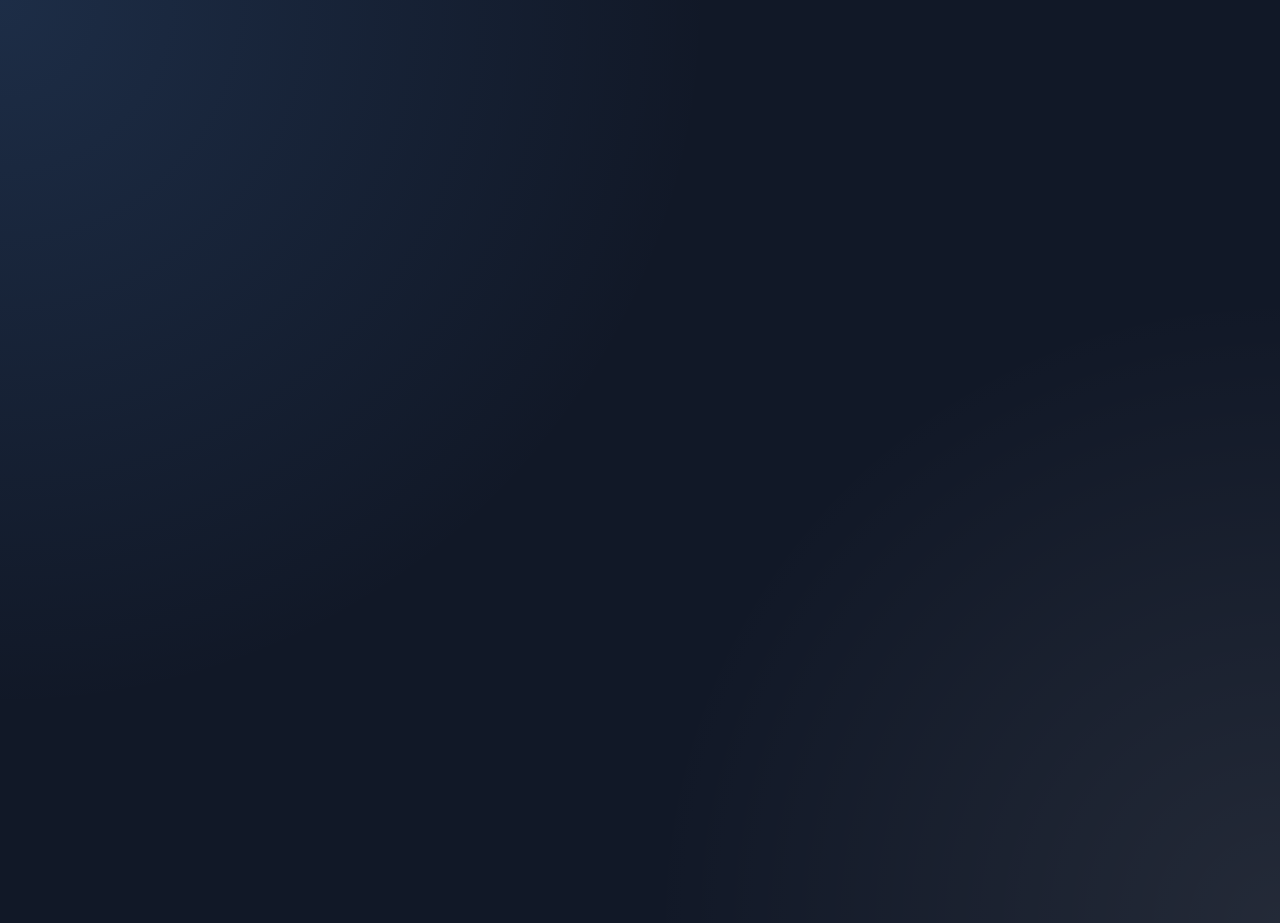
<file: src/main/resources/static/edit/index.html>
<!DOCTYPE html>
<html lang="en">
<head>
    <meta charset="UTF-8">
    <meta name="viewport" content="width=device-width, initial-scale=1.0">
    <title>Edit Member</title>
    <link rel="stylesheet" href="../menu/styles/style.css">
    <link rel="stylesheet" href="../menu/styles/detail.css">
    <link rel="stylesheet" href="./styles/edit.css">
</head>
<body class="edit-body">
    <main class="edit-page">
        <section class="member-detail member-form-container">
            <header class="member-detail__header">
                <h1 class="member-detail__name">Edit Member</h1>
                <div class="member-meta-row">
                    <span class="member-detail__id">ID: <span id="memberIdLabel">-</span></span>
                    <span class="member-status status-intern" id="memberStatusLabel">Loading</span>
                </div>
            </header>

            <form id="editMemberForm" class="member-form" novalidate>
                <div class="member-detail__grid">
                    <div class="form-group">
                        <label class="label" for="name">Full Name *</label>
                        <input type="text" id="name" name="name" class="form-input" placeholder="Enter name">
                    </div>

                    <div class="form-group">
                        <label class="label" for="studentID">Student ID</label>
                        <input type="text" id="studentID" name="studentID" class="form-input" placeholder="Enter ID" disabled>
                        <p class="input-hint">Student ID cannot be changed.</p>
                    </div>

                    <div class="form-group">
                        <label class="label">Position</label>
                        <input type="hidden" id="position" name="position" value="RegularMember">
                        <div class="custom-select" id="customPositionSelect">
                            <div class="select-selected">RegularMember</div>
                            <div class="select-items select-hide">
                                <div data-value="RegularMember">RegularMember</div>
                                <div data-value="SectionHead">SectionHead</div>
                                <div data-value="President">President</div>
                            </div>
                        </div>
                    </div>

                    <div class="form-group">
                        <label class="label" for="phoneNumber">Phone</label>
                        <input type="tel" id="phoneNumber" name="phoneNumber" class="form-input" placeholder="Phone number">
                    </div>

                    <div class="form-group">
                        <label class="label" for="email">Email</label>
                        <input type="email" id="email" name="email" class="form-input" placeholder="Email address">
                        <p class="input-error" id="emailError" aria-live="polite"></p>
                    </div>
                </div>

                <div class="form-section">
                    <label class="label" style="margin-bottom: 12px; display: block;">Membership Status</label>
                    <div class="status-toggle-group">
                        <label class="radio-label">
                            <input type="radio" name="isProbation" value="false">
                            <span class="radio-custom status-official">Official</span>
                        </label>
                        <label class="radio-label">
                            <input type="radio" name="isProbation" value="true">
                            <span class="radio-custom status-intern">Intern</span>
                        </label>
                    </div>
                </div>

                <div class="member-detail__scorebars form-scores">
                    <div class="score-item">
                        <div class="score-header">
                            <label class="score-label" for="interviewScore">Interview Score (0-15)</label>
                        </div>
                        <input type="text" id="interviewScore" name="interviewScore" class="form-input form-input--score" placeholder="0">
                    </div>

                    <div class="score-item">
                        <div class="score-header">
                            <label class="score-label" for="internshipScore">Internship Score (0-20)</label>
                        </div>
                        <input type="text" id="internshipScore" name="internshipScore" class="form-input form-input--score" placeholder="0">
                    </div>

                    <div class="score-item">
                        <div class="score-header">
                            <label class="score-label" for="salaryScore">Salary Score (0-5500)</label>
                        </div>
                        <input type="text" id="salaryScore" name="salaryScore" class="form-input form-input--score" placeholder="0">
                    </div>
                </div>

                <div class="form-actions">
                    <button type="button" class="btn-cancel" id="cancelBtn">Cancel</button>
                    <button type="submit" class="btn-submitNewMember" id="saveBtn">Save Changes</button>
                    <div id="editSubmissionResult"></div>
                </div>
            </form>
        </section>
    </main>

    <script type="module" src="./scripts/edit.js"></script>
</body>
</html>
</file>
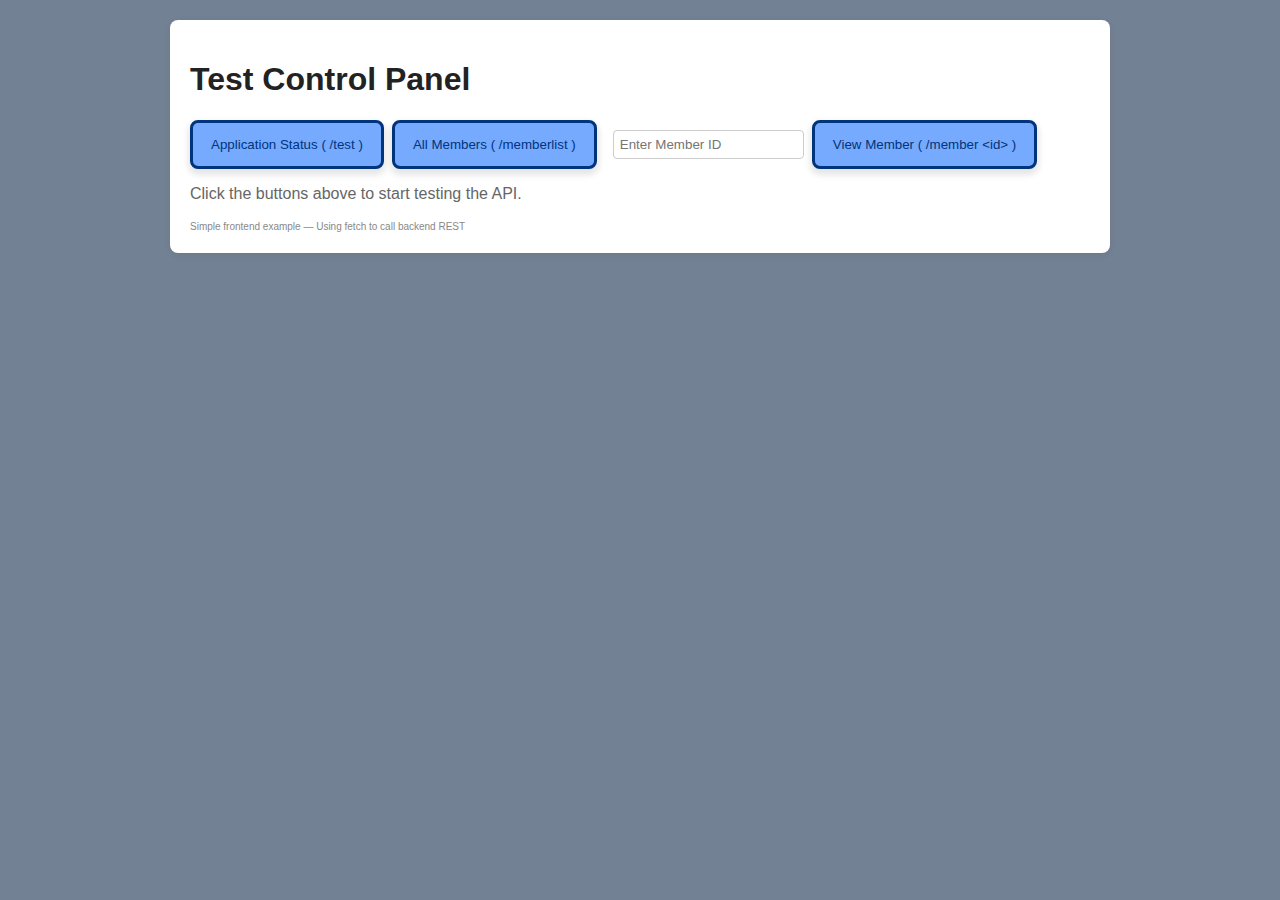
<file: src/main/resources/static/ui/index.html>
<!DOCTYPE html>
<html lang="en">
<head>
    <meta charset="UTF-8">
    <meta name="viewport" content="width=device-width,initial-scale=1" />
    <title>Title</title>
    <link rel="stylesheet" href="./styles/style.css" />
</head>
<body>
    <div class="container">
        <h1>Test Control Panel</h1>
        <nav class="nav">
            <button id="btn-status">Application Status ( /test )</button>
            <button id="btn-members">All Members ( /memberlist )</button>
            <label for="memberId"></label><input id="memberId" placeholder="Enter Member ID" />
            <button id="btn-member">View Member ( /member &lt;id&gt; )</button>
        </nav>

        <main id="main">
            <p class="hint">Click the buttons above to start testing the API.</p>
        </main>

        <footer>
            <small>Simple frontend example — Using fetch to call backend REST</small>
        </footer>
    </div>

    <script type="module" src="./scripts/main.js"></script>
</body>
</html>
</file>
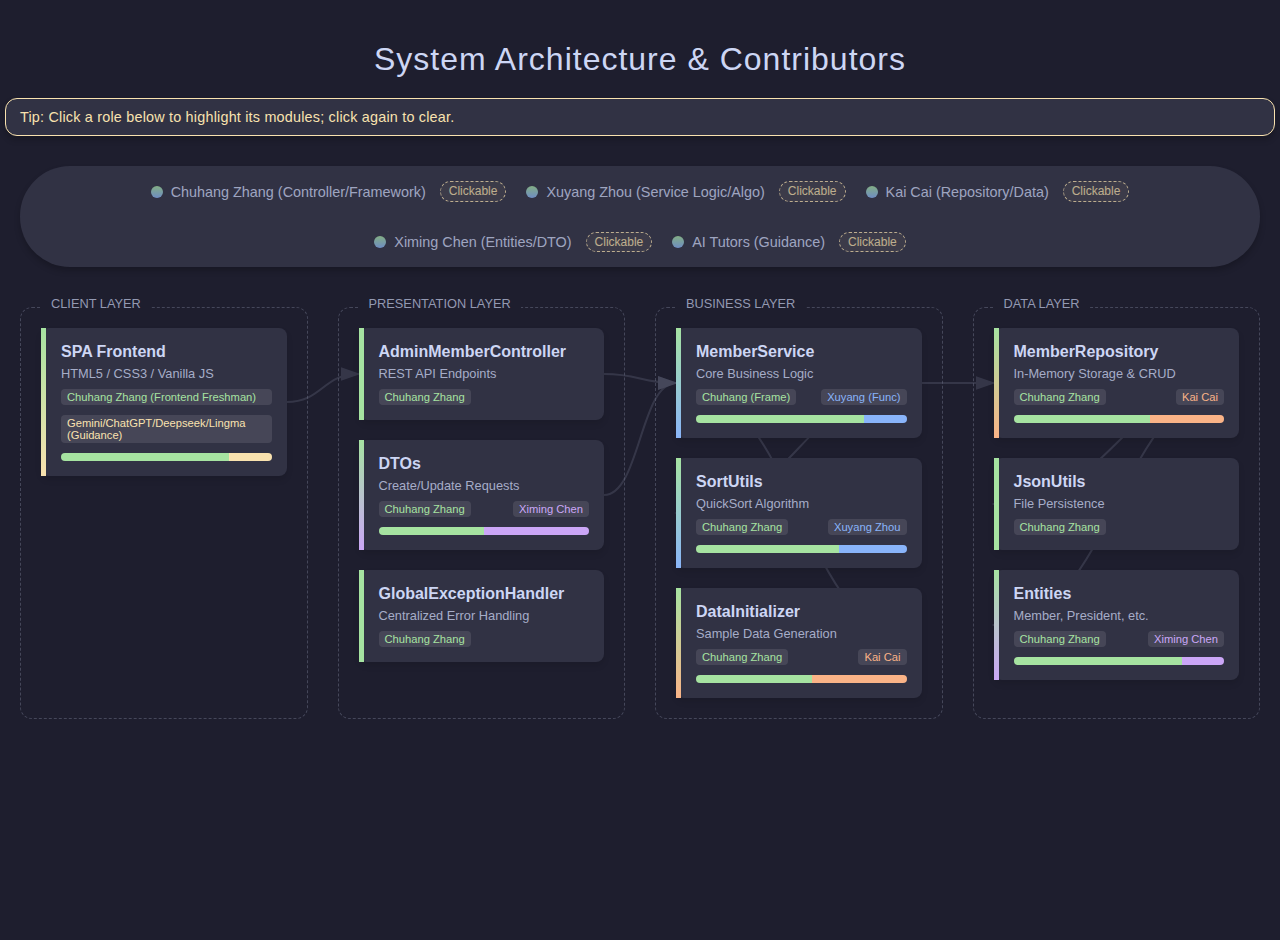
<file: Architecture & Contributors.html>
<!DOCTYPE html>
<html lang="en">
<head>
    <meta charset="UTF-8">
    <meta name="viewport" content="width=device-width, initial-scale=1.0">
    <title>System Architecture & Contribution Map</title>
    <style>
        :root {
            --bg-color: #1e1e2e;
            --text-color: #cdd6f4;
            --card-bg: #313244;
            --arrow-color: #6c7086;
            
            /* Author Colors */
            --color-chuhang: #a6e3a1; /* Green */
            --color-xuyang: #89b4fa;  /* Blue */
            --color-kaicai: #fab387;  /* Orange */
            --color-ximing: #cba6f7;  /* Purple */
            --color-ai: #f9e2af;      /* Yellow */
        }

        body {
            font-family: 'Segoe UI', Tahoma, Geneva, Verdana, sans-serif;
            background-color: var(--bg-color);
            color: var(--text-color);
            margin: 0;
            padding: 20px;
            display: flex;
            flex-direction: column;
            align-items: center;
            min-height: 100vh;
        }

        h1 {
            margin-bottom: 40px;
            font-weight: 300;
            letter-spacing: 1px;
        }

        .hint {
            margin: -20px 0 30px;
            max-width: 1400px;
            width: 100%;
            background: var(--card-bg);
            border: 1px solid var(--color-ai);
            color: var(--color-ai);
            padding: 10px 14px;
            border-radius: 12px;
            box-shadow: 0 4px 6px rgba(0,0,0,0.2);
            font-size: 0.9rem;
            letter-spacing: 0.2px;
        }

        .legend {
            display: flex;
            gap: 20px;
            margin-bottom: 40px;
            background: var(--card-bg);
            padding: 15px 30px;
            border-radius: 50px;
            box-shadow: 0 4px 6px rgba(0,0,0,0.2);
            flex-wrap: wrap;
            justify-content: center;
        }

        .legend-item {
            display: flex;
            align-items: center;
            gap: 8px;
            font-size: 0.9rem;
            cursor: pointer;
            opacity: 0.7;
            transition: opacity 0.3s;
        }

        .click-badge {
            margin-left: 6px;
            font-size: 0.75rem;
            padding: 2px 8px;
            border-radius: 999px;
            border: 1px dashed var(--color-ai);
            color: var(--color-ai);
            background: rgba(249,226,175,0.08);
            line-height: 1.2;
        }

        .legend-item:hover, .legend-item.active {
            opacity: 1;
            font-weight: bold;
        }

        .dot {
            width: 12px;
            height: 12px;
            border-radius: 50%;
        }

        .dot-mixed {
            background: linear-gradient(to bottom, var(--color-chuhang), var(--color-xuyang));
        }

        .container {
            display: grid;
            grid-template-columns: repeat(4, 1fr); /* Changed to 4 columns */
            gap: 30px;
            max-width: 1400px; /* Increased width */
            width: 100%;
            position: relative;
        }

        .layer {
            display: flex;
            flex-direction: column;
            gap: 20px;
            padding: 20px;
            border: 1px dashed #45475a;
            border-radius: 12px;
            position: relative;
        }

        .layer-title {
            position: absolute;
            top: -12px;
            left: 20px;
            background: var(--bg-color);
            padding: 0 10px;
            font-size: 0.8rem;
            color: #9399b2;
            text-transform: uppercase;
        }

        .node {
            background: var(--card-bg);
            padding: 15px;
            border-radius: 8px;
            border-left: 5px solid transparent;
            border-image: linear-gradient(to bottom, var(--color-chuhang), var(--accent-color, var(--color-chuhang))) 1 100%;
            box-shadow: 0 4px 6px rgba(0,0,0,0.1);
            transition: transform 0.3s, box-shadow 0.3s;
            position: relative;
            z-index: 2;
        }

        .node:hover {
            transform: translateY(-5px);
            box-shadow: 0 8px 12px rgba(0,0,0,0.3);
        }

        .node h3 {
            margin: 0 0 5px 0;
            font-size: 1rem;
        }

        .node p {
            margin: 0;
            font-size: 0.8rem;
            color: #a6adc8;
        }

        .author-tag {
            display: inline-block;
            font-size: 0.7rem;
            padding: 2px 6px;
            border-radius: 4px;
            margin-top: 8px;
            background: rgba(255,255,255,0.1);
        }

        .author-row {
            display: flex;
            gap: 5px;
            align-items: center;
            width: 100%;
            flex-wrap: nowrap;
        }

        .author-col {
            display: flex;
            flex-direction: column;
            gap: 2px;
        }

        .author-secondary {
            margin-left: auto;
        }

        .author-col .author-secondary {
            margin-left: 0;
            align-self: flex-end;
        }

        .contrib-bar {
            display: flex;
            width: 100%;
            height: 8px;
            border-radius: 999px;
            overflow: hidden;
            margin-top: 10px;
            background: rgba(255,255,255,0.06);
        }

        .contrib-bar .lead {
            flex: var(--lead-flex, 4);
            background: var(--color-chuhang);
        }

        .contrib-bar .support {
            flex: var(--support-flex, 1);
            background: var(--accent-color, var(--arrow-color));
        }

        /* Connections (SVG) */
        #connections {
            position: absolute;
            top: 0;
            left: 0;
            width: 100%;
            height: 100%;
            pointer-events: none;
            z-index: 1;
        }

        path {
            fill: none;
            stroke: var(--arrow-color);
            stroke-width: 2;
            opacity: 0.3;
            transition: stroke 0.3s, opacity 0.3s;
        }

        /* Specific Author Styles */
        .author-chuhang { --accent-color: var(--color-chuhang); }
        .author-chuhang .author-tag { color: var(--color-chuhang); }
        
        .author-xuyang { --accent-color: var(--color-xuyang); }
        .author-xuyang .author-tag { color: var(--color-xuyang); }

        .author-kaicai { --accent-color: var(--color-kaicai); }
        .author-kaicai .author-tag { color: var(--color-kaicai); }

        .author-ximing { --accent-color: var(--color-ximing); }
        .author-ximing .author-tag { color: var(--color-ximing); }

        /* Mixed Authors */
        .author-mixed { 
            --accent-color: var(--color-xuyang);
        }

        /* Frontend Special */
        .author-frontend {
            --accent-color: var(--color-ai);
        }

    </style>
</head>
<body>

    <h1>System Architecture & Contributors</h1>

    <div class="hint">Tip: Click a role below to highlight its modules; click again to clear.</div>

    <div class="legend" style="flex-wrap: wrap;">
        <div style="display: flex; gap: 20px; width: 100%; justify-content: center;">
            <div class="legend-item" data-author="chuhang" onclick="highlight('chuhang')">
                <div class="dot dot-mixed"></div> Chuhang Zhang (Controller/Framework)
                <span class="click-badge">Clickable</span>
            </div>
            <div class="legend-item" data-author="xuyang" onclick="highlight('xuyang')">
                <div class="dot dot-mixed"></div> Xuyang Zhou (Service Logic/Algo)
                <span class="click-badge">Clickable</span>
            </div>
            <div class="legend-item" data-author="kaicai" onclick="highlight('kaicai')">
                <div class="dot dot-mixed"></div> Kai Cai (Repository/Data)
                <span class="click-badge">Clickable</span>
            </div>
        </div>
        <div style="display: flex; gap: 20px; width: 100%; justify-content: center; margin-top: 10px;">
            <div class="legend-item" data-author="ximing" onclick="highlight('ximing')">
                <div class="dot dot-mixed"></div> Ximing Chen (Entities/DTO)
                <span class="click-badge">Clickable</span>
            </div>
            <div class="legend-item" data-author="ai" onclick="highlight('ai')">
                <div class="dot dot-mixed"></div> AI Tutors (Guidance)
                <span class="click-badge">Clickable</span>
            </div>
        </div>
    </div>

    <div class="container">
        <svg id="connections"></svg>

        <!-- Column 0: Client Layer -->
        <div class="layer">
            <div class="layer-title">Client Layer</div>
            
            <div class="node author-frontend" id="frontend">
                <h3>SPA Frontend</h3>
                <p>HTML5 / CSS3 / Vanilla JS</p>
                <div class="author-col">
                    <span class="author-tag" style="color: var(--color-chuhang)">Chuhang Zhang (Frontend Freshman)</span>
                    <span class="author-tag author-secondary" style="color: var(--color-ai)">Gemini/ChatGPT/Deepseek/Lingma (Guidance)</span>
                </div>
                <div class="contrib-bar" aria-label="Lead and support indicator">
                    <div class="lead"></div>
                    <div class="support"></div>
                </div>
            </div>
        </div>

        <!-- Column 1: API & DTO -->
        <div class="layer">
            <div class="layer-title">Presentation Layer</div>
            
            <div class="node author-chuhang" id="controller">
                <h3>AdminMemberController</h3>
                <p>REST API Endpoints</p>
                <span class="author-tag">Chuhang Zhang</span>
            </div>

            <div class="node author-ximing" id="dto">
                <h3>DTOs</h3>
                <p>Create/Update Requests</p>
                <div class="author-row">
                    <span class="author-tag" style="color: var(--color-chuhang)">Chuhang Zhang</span>
                    <span class="author-tag author-secondary" style="color: var(--color-ximing)">Ximing Chen</span>
                </div>
                <div class="contrib-bar" aria-label="Lead and support indicator" style="--lead-flex: 50; --support-flex: 50;">
                    <div class="lead"></div>
                    <div class="support"></div>
                </div>
            </div>
            
            <div class="node author-chuhang" id="exception">
                <h3>GlobalExceptionHandler</h3>
                <p>Centralized Error Handling</p>
                <span class="author-tag">Chuhang Zhang</span>
            </div>
        </div>

        <!-- Column 2: Service & Logic -->
        <div class="layer">
            <div class="layer-title">Business Layer</div>

            <div class="node author-mixed" id="service">
                <h3>MemberService</h3>
                <p>Core Business Logic</p>
                <div class="author-row">
                    <span class="author-tag" style="color: var(--color-chuhang)">Chuhang (Frame)</span>
                    <span class="author-tag author-secondary" style="color: var(--color-xuyang)">Xuyang (Func)</span>
                </div>
                <div class="contrib-bar" aria-label="Lead and support indicator">
                    <div class="lead"></div>
                    <div class="support"></div>
                </div>
            </div>

            <div class="node author-xuyang" id="sortutils">
                <h3>SortUtils</h3>
                <p>QuickSort Algorithm</p>
                <div class="author-row">
                    <span class="author-tag" style="color: var(--color-chuhang)">Chuhang Zhang</span>
                    <span class="author-tag author-secondary">Xuyang Zhou</span>
                </div>
                <div class="contrib-bar" aria-label="Lead and support indicator" style="--lead-flex: 68; --support-flex: 32;">
                    <div class="lead"></div>
                    <div class="support"></div>
                </div>
            </div>
            
            <div class="node author-kaicai" id="init">
                <h3>DataInitializer</h3>
                <p>Sample Data Generation</p>
                <div class="author-row">
                    <span class="author-tag" style="color: var(--color-chuhang)">Chuhang Zhang</span>
                    <span class="author-tag author-secondary">Kai Cai</span>
                </div>
                <div class="contrib-bar" aria-label="Lead and support indicator" style="--lead-flex: 55; --support-flex: 45;">
                    <div class="lead"></div>
                    <div class="support"></div>
                </div>
            </div>
        </div>

        <!-- Column 3: Data & Domain -->
        <div class="layer">
            <div class="layer-title">Data Layer</div>

            <div class="node author-kaicai" id="repository">
                <h3>MemberRepository</h3>
                <p>In-Memory Storage & CRUD</p>
                <div class="author-row">
                    <span class="author-tag" style="color: var(--color-chuhang)">Chuhang Zhang</span>
                    <span class="author-tag author-secondary">Kai Cai</span>
                </div>
                <div class="contrib-bar" aria-label="Lead and support indicator" style="--lead-flex: 65; --support-flex: 35;">
                    <div class="lead"></div>
                    <div class="support"></div>
                </div>
            </div>

            <div class="node author-chuhang" id="jsonutils">
                <h3>JsonUtils</h3>
                <p>File Persistence</p>
                <span class="author-tag">Chuhang Zhang</span>
            </div>

            <div class="node author-ximing" id="entity">
                <h3>Entities</h3>
                <p>Member, President, etc.</p>
                <div class="author-row">
                    <span class="author-tag" style="color: var(--color-chuhang)">Chuhang Zhang</span>
                    <span class="author-tag author-secondary">Ximing Chen</span>
                </div>
                <div class="contrib-bar" aria-label="Lead and support indicator">
                    <div class="lead"></div>
                    <div class="support"></div>
                </div>
            </div>
        </div>
    </div>

    <script>
        // Simple logic to draw lines between nodes
        function connect(startId, endId) {
            const start = document.getElementById(startId);
            const end = document.getElementById(endId);
            const svg = document.getElementById('connections');

            if (!start || !end) return;

            const startRect = start.getBoundingClientRect();
            const endRect = end.getBoundingClientRect();
            const containerRect = document.querySelector('.container').getBoundingClientRect();

            // Calculate relative coordinates
            const x1 = startRect.right - containerRect.left;
            const y1 = startRect.top + startRect.height / 2 - containerRect.top;
            const x2 = endRect.left - containerRect.left;
            const y2 = endRect.top + endRect.height / 2 - containerRect.top;

            const path = document.createElementNS('http://www.w3.org/2000/svg', 'path');
            
            // Bezier curve
            const controlX1 = x1 + (x2 - x1) / 2;
            const controlX2 = x2 - (x2 - x1) / 2;
            
            const d = `M ${x1} ${y1} C ${controlX1} ${y1}, ${controlX2} ${y2}, ${x2} ${y2}`;
            
            path.setAttribute('d', d);
            path.setAttribute('marker-end', 'url(#arrowhead)');
            svg.appendChild(path);
        }

        // Add arrow marker
        const svg = document.getElementById('connections');
        const defs = document.createElementNS('http://www.w3.org/2000/svg', 'defs');
        const marker = document.createElementNS('http://www.w3.org/2000/svg', 'marker');
        marker.setAttribute('id', 'arrowhead');
        marker.setAttribute('markerWidth', '10');
        marker.setAttribute('markerHeight', '7');
        marker.setAttribute('refX', '9');
        marker.setAttribute('refY', '3.5');
        marker.setAttribute('orient', 'auto');
        const polygon = document.createElementNS('http://www.w3.org/2000/svg', 'polygon');
        polygon.setAttribute('points', '0 0, 10 3.5, 0 7');
        polygon.setAttribute('fill', '#6c7086');
        marker.appendChild(polygon);
        defs.appendChild(marker);
        svg.appendChild(defs);

        // Draw connections
        window.addEventListener('load', () => {
            connect('frontend', 'controller');
            connect('controller', 'service');
            connect('service', 'repository');
            connect('service', 'sortutils');
            connect('repository', 'jsonutils');
            connect('repository', 'entity');
            connect('dto', 'service');
            connect('init', 'service');
            
            // Adjust SVG size
            const container = document.querySelector('.container');
            svg.setAttribute('width', container.offsetWidth);
            svg.setAttribute('height', container.offsetHeight);
        });

        // Highlight logic
        function highlight(author) {
            const nodes = document.querySelectorAll('.node');
            const items = document.querySelectorAll('.legend-item');
            
            // Toggle active state
            items.forEach(item => {
                if(item.dataset.author === author) {
                    item.classList.toggle('active');
                } else {
                    item.classList.remove('active');
                }
            });

            const isActive = document.querySelector(`.legend-item[data-author="${author}"].active`);

            nodes.forEach(node => {
                if (!isActive) {
                    node.style.opacity = '1';
                    node.style.transform = 'scale(1)';
                    return;
                }

                // Logic for mixed nodes
                let match = false;

                // Since Chuhang Zhang is listed on every node, selecting him highlights all.
                if (author === 'chuhang') match = true;
                if (node.classList.contains(`author-${author}`)) match = true;
                
                // Handle mixed ownership
                if (author === 'chuhang' && (node.classList.contains('author-mixed') || node.classList.contains('author-frontend'))) match = true;
                if (author === 'xuyang' && node.classList.contains('author-mixed')) match = true;
                if (author === 'ai' && node.classList.contains('author-frontend')) match = true;

                if (match) {
                    node.style.opacity = '1';
                    node.style.transform = 'scale(1.05)';
                    node.style.zIndex = '10';
                } else {
                    node.style.opacity = '0.3';
                    node.style.transform = 'scale(0.95)';
                    node.style.zIndex = '1';
                }
            });
        }
    </script>
</body>
</html>
</file>
<file: src/main/resources/static/menu/styles/style.css>
*{ box-sizing: border-box; }
html, body { height: 100%; }
body{
    background-color: #3b424c;
    margin:0;
    overflow:hidden; /* 禁止页面本身滚动，确保只滚侧栏 */
}
.page {
    display:flex;
    height: 100vh; /* 固定为视口高度 */
    background: #21252b;
}
.sidebar{
    width:25%;
    height:100%;        /* 侧栏占满一屏高度 */
    flex-shrink:0;      /* 防止侧栏被压缩 */
    padding: 12px;/* 内边距 */
    display: flex;      /* 1. 启用 Flex 布局 */
    flex-direction: column; /* 2. 垂直排列子元素 */
    overflow: hidden;   /* 3. 禁止侧栏整体滚动 */
}
.content{
    width:75%;
    height:100%;
    padding: 16px;/* 内边距 */
    overflow-y: auto; /* 允许垂直滚动 */
    scroll-behavior: smooth;
    
    /* Firefox 滚动条样式 */
    scrollbar-width: thin;
    scrollbar-color: rgba(255, 255, 255, 0.2) transparent;
}

/* WebKit 滚动条样式 - 复用侧栏的细滚动条风格 */
.content::-webkit-scrollbar {
    width: 6px;
}
.content::-webkit-scrollbar-track {
    background: transparent;
}
.content::-webkit-scrollbar-thumb {
    background-color: rgba(255, 255, 255, 0.2);
    border-radius: 3px;
}
.content::-webkit-scrollbar-thumb:hover {
    background-color: rgba(255, 255, 255, 0.4);
}



.sidebar__header{
    flex: 0 0 auto;
    display:flex;
    flex-direction: column;
    align-items: center;
    gap: 20px;
    margin-bottom: 16px;
}

.sidebar__logo-title{
    display: flex;
    flex-direction: row;
    align-items: center;
    gap: 12px;
    justify-content: center;
}
.sidebar__home-link {
    display: flex;
    align-items: center;
    justify-content: center;
    color: #a0a0a0;
    transition: all 0.3s ease;
    padding: 4px;
    border-radius: 50%;
}
.sidebar__home-link:hover {
    color: #ffffff;
    background-color: rgba(255, 255, 255, 0.1);
    transform: scale(1.1);
}

.sidebar__title{
    font-size: 24px;
    margin: 0;
    color: #d4d4d4;
}

.sidebar__add-btn{
    width: 100%;
    padding: 8px 16px;
    font-size: 16px;
    color: #3f3f3f;
    background-color: #bad1eb;
    border: none;
    border-radius: 4px;
    cursor: pointer;
    
    opacity: 0;
    animation: buttonSlideIn 0.5s ease forwards;
}


.content__card{
    font-size: 24px;
    margin-bottom: 12px;
    color: #d4d4d4;
}



.member-list{
    list-style: none;
    padding: 0 12px 0 0; /* 右侧留出空间：1.让按钮变短 2.给悬停位移留余地 */
    margin: 0;
    display: grid; 
    grid-template-columns: 1fr; /* 单列布局 */
    align-content: start; /* 关键修复：强制从顶部开始堆叠，防止垂直分散 */
    gap: 8px;
    
    flex: 1;            
    overflow-y: auto;   
    overflow-x: hidden; /* 6. 彻底禁止横向滚动条 */
    overscroll-behavior: contain;
    scroll-behavior: smooth;

    /* Firefox 滚动条样式 */
    scrollbar-width: thin;
    scrollbar-color: rgba(255, 255, 255, 0.2) transparent;
}

/* WebKit (Chrome, Edge, Safari) 滚动条样式 */
.member-list::-webkit-scrollbar {
    width: 6px; /* 宽度变细 */
}
.member-list::-webkit-scrollbar-track {
    background: transparent; /* 轨道背景透明 */
}
.member-list::-webkit-scrollbar-thumb {
    background-color: rgba(255, 255, 255, 0.2); /* 滑块颜色 */
    border-radius: 3px; /* 滑块圆角 */
}
.member-list::-webkit-scrollbar-thumb:hover {
    background-color: rgba(255, 255, 255, 0.4); /* 悬停时滑块颜色 */
}


.member-item {
    opacity: 0;
    animation: buttonSlideIn 0.8s ease 0.1s forwards;
}

.member-item button{
    width: 100%;
    padding: 8px 12px;
    font-size: 18px;
    color: #ffffff;
    background: linear-gradient(to left,
            #4a90e2 0%,        
            #5093df 40%,       
            #629fe4 70%,
            #67a0e1 85%,
            #72a7e4 100%
        );/*如何实现从右下到左上的渐变*/

    border: none;
    border-radius: 6px;
    cursor: pointer;
    text-align: left;
    margin-bottom:4px;
    
    transition: transform 0.2s ease,
                filter 0.2s ease;
}
.member-item button:hover{
    filter: brightness(0.8); 
    transform: translateX(4px);
}
@keyframes buttonSlideIn {
    0% {
        opacity: 0;
        transform: translateX(-100px) scaleX(1);
    }
    
    35% {
        opacity: 1;
        transform: translateX(+10px);
    }
    80% {
        transform: translateX(-3px);
    }
    100% {
        opacity: 1;
        transform: translateX(0) scaleX(1);
    }
}
</file>
<file: src/main/resources/static/menu/styles/detail.css>
/* 右侧详情页容器 */
.member-detail {
    opacity: 0;
    animation: fadeIn 0.4s ease forwards; /* 淡入动画 */
    color: #e0e0e0;
    max-width: 800px;
    margin: 0 auto; /* 居中显示 */
}

/* 头部：名字和ID */
.member-detail__header {
    border-bottom: 1px solid #4b5563; /* 底部下划线 */
    padding-bottom: 20px;
    margin-bottom: 24px;
}

.member-detail__name {
    font-size: 36px;
    margin: 0 0 8px 0;
    color: #ffffff;
    font-weight: 700;
}

.member-detail__title-row {
    display: flex;
    align-items: center;
    justify-content: flex-start;
    gap: 12px;
}



/* 编辑按钮 */
.member-detail__edit {
    display: inline-flex;
    align-items: center;
    justify-content: center;
    border: 1px solid rgba(96, 165, 250, 0.35);
    background: rgba(96, 165, 250, 0.12);
    color: #bfdbfe;
    border-radius: 8px;
    padding: 6px 12px;
    font-size: 14px;
    font-weight: 600;
    letter-spacing: 0.5px;
    cursor: pointer;
    transition: transform 0.15s ease, filter 0.15s ease, background 0.15s ease;
}

.member-detail__edit:hover {
    filter: brightness(1.1);
    transform: translateY(-1px);
    background: rgba(96, 165, 250, 0.2);
}

.member-detail__edit span {
    pointer-events: none;
}


/* 晋升/降级按钮（艺术样式） */
/* 晋升：红色系 */
.member-detail__promote .promote-btn {
    display: inline-flex;
    align-items: center;
    justify-content: center;
    border: 1px solid rgba(239, 68, 68, 0.45);
    background: linear-gradient(135deg, rgba(239, 68, 68, 0.14), rgba(239, 68, 68, 0.06));
    color: rgba(254, 202, 202, 0.95);
    border-radius: 999px;
    padding: 6px 12px;
    font-size: 14px;
    font-weight: 700;
    letter-spacing: 0.6px;
    cursor: pointer;
    transition: transform 0.15s ease, filter 0.15s ease, box-shadow 0.15s ease, background 0.15s ease;
    box-shadow:
        0 0 0 1px rgba(239, 68, 68, 0.12),
        0 8px 18px rgba(239, 68, 68, 0.10);
}

.member-detail__promote .promote-btn:hover {
    filter: brightness(1.08);
    transform: translateY(-1px);
    background: linear-gradient(135deg, rgba(239, 68, 68, 0.20), rgba(239, 68, 68, 0.08));
    box-shadow:
        0 0 0 1px rgba(239, 68, 68, 0.18),
        0 0 22px rgba(239, 68, 68, 0.16),
        0 12px 28px rgba(0, 0, 0, 0.30);
}

.member-detail__promote .promote-btn:active {
    transform: translateY(0);
}

.member-detail__promote .promote-btn span {
    pointer-events: none;
}

/* 降级：绿色系 */
.member-detail__demote .demote-btn {
    display: inline-flex;
    align-items: center;
    justify-content: center;
    border: 1px solid rgba(52, 211, 153, 0.45);
    background: linear-gradient(135deg, rgba(52, 211, 153, 0.14), rgba(16, 185, 129, 0.06));
    color: rgba(167, 243, 208, 0.95);
    border-radius: 999px;
    padding: 6px 12px;
    font-size: 14px;
    font-weight: 700;
    letter-spacing: 0.6px;
    cursor: pointer;
    transition: transform 0.15s ease, filter 0.15s ease, box-shadow 0.15s ease, background 0.15s ease;
    box-shadow:
        0 0 0 1px rgba(52, 211, 153, 0.12),
        0 8px 18px rgba(16, 185, 129, 0.10);
}

.member-detail__demote .demote-btn:hover {
    filter: brightness(1.08);
    transform: translateY(-1px);
    background: linear-gradient(135deg, rgba(52, 211, 153, 0.20), rgba(16, 185, 129, 0.08));
    box-shadow:
        0 0 0 1px rgba(52, 211, 153, 0.18),
        0 0 22px rgba(16, 185, 129, 0.16),
        0 12px 28px rgba(0, 0, 0, 0.30);
}

.member-detail__demote .demote-btn:active {
    transform: translateY(0);
}

.member-detail__demote .demote-btn span {
    pointer-events: none;
}


/* 晋升/降级：向下弹出确认框（类似 delete popover） */
.member-detail__promote,
.member-detail__demote {
    position: relative;
    flex: 0 0 auto;
}

.promote-popover,
.demote-popover {
    position: absolute;
    left: 50%;
    top: calc(100% + 10px);
    transform: translateX(-50%);
    min-width: 240px;
    padding: 12px;
    border-radius: 12px;
    background: rgba(17, 24, 39, 0.95);
    box-shadow:
        0 0 0 1px rgba(255, 255, 255, 0.08),
        0 10px 30px rgba(0, 0, 0, 0.35);
    z-index: 12;
}

/* 向下弹出：出现动画 */
.promote-popover:not([hidden]),
.demote-popover:not([hidden]) {
    animation: actionPopoverDownIn 180ms ease-out;
}

@keyframes actionPopoverDownIn {
    from {
        opacity: 0;
        transform: translateX(-50%) translateY(-6px);
    }
    to {
        opacity: 1;
        transform: translateX(-50%) translateY(0);
    }
}

/* 箭头：指向按钮（向上指） */
.promote-popover::before,
.demote-popover::before {
    content: '';
    position: absolute;
    top: -6px;
    left: 50%;
    width: 10px;
    height: 10px;
    transform: translateX(-50%) rotate(45deg);
    background: rgba(17, 24, 39, 0.95);
}

.promote-popover__title,
.demote-popover__title {
    font-size: 14px;
    font-weight: 800;
    color: #f3f4f6;
    margin-bottom: 6px;
}

.promote-popover__hint,
.demote-popover__hint {
    font-size: 12px;
    color: #9ca3af;
    margin-bottom: 10px;
}

.promote-popover__actions,
.demote-popover__actions {
    display: flex;
    gap: 8px;
    justify-content: flex-end;
}

/* 红色系：晋升 */
.member-detail__promote .promote-popover {
    border: 1px solid rgba(239, 68, 68, 0.45);
    box-shadow:
        0 0 0 1px rgba(239, 68, 68, 0.15),
        0 0 18px rgba(239, 68, 68, 0.16),
        0 10px 30px rgba(0, 0, 0, 0.35);
}

.member-detail__promote .promote-popover::before {
    border-left: 1px solid rgba(239, 68, 68, 0.35);
    border-top: 1px solid rgba(239, 68, 68, 0.35);
}

.popover-btn--promote {
    background: rgba(239, 68, 68, 0.88);
    color: #111827;
}

/* 绿色系：降级 */
.member-detail__demote .demote-popover {
    border: 1px solid rgba(16, 185, 129, 0.45);
    box-shadow:
        0 0 0 1px rgba(16, 185, 129, 0.15),
        0 0 18px rgba(16, 185, 129, 0.16),
        0 10px 30px rgba(0, 0, 0, 0.35);
}

.member-detail__demote .demote-popover::before {
    border-left: 1px solid rgba(16, 185, 129, 0.35);
    border-top: 1px solid rgba(16, 185, 129, 0.35);
}

.popover-btn--demote {
    background: rgba(16, 185, 129, 0.85);
    color: #111827;
}

/* 通用弹窗按钮样式 (Promote/Demote/Delete) */
.popover-btn {
    border: 0;
    border-radius: 8px;
    padding: 8px 10px;
    font-size: 12px;
    font-weight: 700;
    cursor: pointer;
    transition: filter 0.15s ease, transform 0.15s ease;
}

.popover-btn:hover {
    filter: brightness(1.05);
    transform: translateY(-1px);
}

.popover-btn--cancel {
    background: rgba(255, 255, 255, 0.08);
    color: #e5e7eb;
}



/* 删除按钮和确认弹出框 */
.member-detail__delete {
    position: relative;
    flex: 0 0 auto;
}

.member-detail__delete .delete-btn {
    display: inline-flex;
    align-items: center;
    justify-content: center;
    background: transparent;
    border: 1px solid rgba(239, 68, 68, 0.35);
    border-radius: 8px;
    padding: 6px;
    cursor: pointer;
    transition: transform 0.15s ease, filter 0.15s ease, background 0.15s ease;
}

.member-detail__delete .delete-btn:hover {
    filter: brightness(1.05);
    transform: translateY(-1px);
    background: rgba(239, 68, 68, 0.08);
}

.member-detail__delete .delete-popover {
    position: absolute;
    left: calc(100% + 10px);
    top: 50%;
    transform: translateY(-50%);
    min-width: 220px;
    padding: 12px;
    border-radius: 10px;
    background: rgba(17, 24, 39, 0.95);
    border: 1px solid rgba(239, 68, 68, 0.45);
    box-shadow:
        0 0 0 1px rgba(239, 68, 68, 0.15),
        0 0 18px rgba(239, 68, 68, 0.18),
        0 10px 30px rgba(0, 0, 0, 0.35);
    z-index: 10;
}

/* 弹出确认框：出现时的淡入/浮现动画 */
.member-detail__delete .delete-popover:not([hidden]) {
    animation: deletePopoverIn 180ms ease-out;
}

@keyframes deletePopoverIn {
    from {
        opacity: 0;
        transform: translateY(-50%) translateX(-6px);
    }
    to {
        opacity: 1;
        transform: translateY(-50%) translateX(0);
    }
}

.member-detail__delete .delete-popover::before {
    content: '';
    position: absolute;
    left: -6px;
    top: 50%;
    width: 10px;
    height: 10px;
    transform: translateY(-50%) rotate(45deg);
    background: rgba(17, 24, 39, 0.95);
    border-left: 1px solid rgba(239, 68, 68, 0.35);
    border-bottom: 1px solid rgba(239, 68, 68, 0.35);
}

.member-detail__delete .delete-popover__title {
    font-size: 14px;
    font-weight: 700;
    color: #f3f4f6;
    margin-bottom: 6px;
}

.member-detail__delete .delete-popover__hint {
    font-size: 12px;
    color: #9ca3af;
    margin-bottom: 10px;
}

.member-detail__delete .delete-popover__actions {
    display: flex;
    gap: 8px;
    justify-content: flex-end;
}

.member-detail__delete .popover-btn--danger {
    background: rgba(239, 68, 68, 0.85);
    color: #111827;
}

.member-detail__id {
    font-size: 14px;
    color: #9ca3af;
    background: rgba(255, 255, 255, 0.1);
    padding: 4px 8px;
    border-radius: 4px;
}
.member-detail__studentid {
    font-size: 14px;
    color: #9ca3af;
    background: rgba(255, 255, 255, 0.1);
    padding: 4px 8px;
    border-radius: 4px;
    margin-left: 12px;
}

/* 信息网格：展示角色、部门等 */
.member-detail__grid {
    display: grid;
    /* 响应式布局：
       1. repeat(auto-fit, ...): 自动填充列数
       2. minmax(250px, 1fr): 每列最小宽度 250px，最大平分剩余空间
       效果：屏幕宽时并排（2列或更多），屏幕窄（<500px）时自动变为单列竖向排列
    */
    grid-template-columns: repeat(auto-fit, minmax(300px, 1fr));
    gap: 20px;
    margin-bottom: 32px;
}

.member-detail__grid .item {
    background: rgba(255, 255, 255, 0.03);
    padding: 16px;
    border-radius: 8px;
    border: 1px solid rgba(255, 255, 255, 0.05);
}

.member-detail .label {
    font-size: 12px;
    color: #9ca3af;
    margin-bottom: 6px;
    text-transform: uppercase; /* 全大写标签 */
}

.member-detail__grid .value {
    font-size: 16px;
    color: #f3f4f6;
    font-weight: 500;
}

/* 简介区域 */
.member-detail__bio-section {
    background: rgba(0, 0, 0, 0.2);
    padding: 24px;
    border-radius: 12px;
}

.member-detail__bio-title {
    font-size: 18px;
    margin: 0 0 12px 0;
    color: #d1d5db;
}

.member-detail__bio {
    line-height: 1.6;
    color: #9ca3af;
}

/* 简单的淡入动画 */
@keyframes fadeIn {
    from { opacity: 0; transform: translateY(10px); }
    to { opacity: 1; transform: translateY(0); }
}





/* --- 状态标签艺术样式 --- */
.member-meta-row {
    display: flex;
    align-items: center;
    gap: 12px; /* 元素之间的间距 */
    margin-top: 8px;
}

.member-status {
    font-size: 12px;
    padding: 4px 12px;
    border-radius: 12px; /* 胶囊圆角 */
    font-weight: 600;
    letter-spacing: 0.5px;
    text-transform: uppercase;
    display: inline-flex;
    align-items: center;
    justify-content: center;
    box-shadow: 0 2px 8px rgba(0, 0, 0, 0.2); /* 悬浮感阴影 */
    transition: all 0.3s ease;
    border: 1px solid rgba(255, 255, 255, 0.1);
}

/* 实习生：艺术绿 (薄荷/青瓷色调) */
.status-intern {
    background: linear-gradient(135deg, rgba(52, 211, 153, 0.15), rgba(16, 185, 129, 0.25));
    color: #6ee7b7; /* 亮薄荷绿文字 */
    border-color: rgba(52, 211, 153, 0.3);
    text-shadow: 0 0 8px rgba(52, 211, 153, 0.4); /* 微微发光 */
}

/* 正式成员：艺术黄 (琥珀/香槟色调) */
.status-official {
    background: linear-gradient(135deg, rgba(251, 191, 36, 0.15), rgba(245, 158, 11, 0.25));
    color: #fcd34d; /* 亮琥珀黄文字 */
    border-color: rgba(251, 191, 36, 0.3);
    text-shadow: 0 0 8px rgba(251, 191, 36, 0.4);
}

/* 鼠标悬停时的微交互 */
.member-status:hover {
    transform: translateY(-1px);
    filter: brightness(1.1);
}




/* ---Score Bar --- */
.member-detail__scorebars {
    margin-top: 32px;
    display: flex;
    flex-direction: column;
    gap: 16px; /* 每个评分条之间的间距 */
}

.member-detail__scorebars .score-item {
    display: flex;
    flex-direction: column;
    gap: 8px;
}

.member-detail__scorebars .score-header {
    display: flex;
    justify-content: space-between;
    align-items: flex-end;
    font-size: 14px;
}

.member-detail__scorebars .score-label {
    color: #9ca3af;
    text-transform: uppercase;
    font-size: 12px;
    letter-spacing: 0.5px;
}

.member-detail__scorebars .score-value {
    color: #f3f4f6;
    font-family: 'Courier New', monospace; /* 使用等宽字体，便于对齐 */
    font-weight: 600;
}

/* 评分条轨道背景 */
.member-detail__scorebars .score-track {
    height: 8px;
    background: rgba(255, 255, 255, 0.08);
    border-radius: 4px;
    overflow: hidden; /* 确保内部元素不溢出圆角 */
}

/* 评分条填充 */
.member-detail__scorebars .score-fill {
    height: 100%;
    border-radius: 4px;
    width: 0; /* 默认宽度为0，由JS控制 */
    transition: width 1s cubic-bezier(0.4, 0, 0.2, 1); /* 平滑的宽度动画效果 */
}

/* 评分条填充颜色：面试评分 */
.member-detail__scorebars .fill-interview {
    background: linear-gradient(90deg, #3b82f6, #60a5fa); /* 蓝色渐变 */
    box-shadow: 0 0 10px rgba(59, 130, 246, 0.4); /* 发光效果 */
}

.member-detail__scorebars .fill-internship {
    background: linear-gradient(90deg, #e1b935, #fcd34d); /* 绿色渐变 */
    box-shadow: 0 0 10px rgba(226, 203, 28, 0.4);
}
.member-detail__scorebars .fill-salary {
    background: linear-gradient(90deg, #68c834, #89ff68); /* 黄色渐变 */
    box-shadow: 0 0 10px rgba(115, 238, 33, 0.4);
}





/* --- 表单样式 (Form Styles) --- */
.form-group {
    display: flex;
    flex-direction: column;
}

.form-input {
    background: rgba(255, 255, 255, 0.05);
    border: 1px solid rgba(255, 255, 255, 0.1);
    border-radius: 6px;
    padding: 10px 12px;
    color: #f3f4f6;
    font-size: 16px;
    transition: all 0.3s ease;
    outline: none;
}

.form-input:focus {
    background: rgba(255, 255, 255, 0.08);
    border-color: #4a90e2;
    box-shadow: 0 0 0 3px rgba(74, 144, 226, 0.2);
}

.form-input--score {
    font-family: 'Courier New', monospace;
    font-weight: 600;
}

/* 状态切换按钮样式 */
.status-toggle-group {
    display: flex;
    gap: 16px;
}

.radio-label {
    cursor: pointer;
    position: relative;
}

.radio-label input {
    position: absolute;
    opacity: 0;
    cursor: pointer;
}

.radio-custom {
    display: inline-block;
    padding: 8px 16px;
    border-radius: 20px;
    border: 2px solid transparent;
    opacity: 0.5;
    transition: all 0.3s ease;
    filter: grayscale(0.8);
}

.radio-label input:checked ~ .radio-custom {
    opacity: 1;
    filter: grayscale(0);
    transform: scale(1.05);
    box-shadow: 0 4px 12px rgba(0,0,0,0.3);
}

/* 按钮操作区域 */
.form-actions {
    margin-top: 40px;
    display: flex;
    justify-content: flex-end;
    gap: 16px;
    border-top: 1px solid rgba(255, 255, 255, 0.1);
    padding-top: 20px;
}



/* 提交和取消按钮 */
.btn-submitNewMember, .btn-cancel {
    padding: 10px 24px;
    border-radius: 6px;
    font-size: 16px;
    font-weight: 600;
    cursor: pointer;
    transition: all 0.3s ease;
    border: none;
}

.btn-submitNewMember {
    background: linear-gradient(135deg, #4a90e2, #3b82f6);
    color: white;
    box-shadow: 0 4px 6px rgba(59, 130, 246, 0.3);
}

.btn-submitNewMember:hover {
    transform: translateY(-2px);
    box-shadow: 0 6px 12px rgba(59, 130, 246, 0.4);
}

.btn-cancel {
    background: transparent;
    color: #9ca3af;
    border: 1px solid rgba(255, 255, 255, 0.1);
}

.btn-cancel:hover {
    background: rgba(255, 255, 255, 0.05);
    color: #e5e7eb;
}



/* ----- 自定义下拉菜单 (Custom Select) ----- */
.custom-select {
    position: relative;
    width: 100%;
    font-size: 16px;
    color: #f3f4f6;
}

.select-selected {
    background: rgba(255, 255, 255, 0.05);
    border: 1px solid rgba(255, 255, 255, 0.1);
    border-radius: 6px;
    padding: 10px 12px;
    cursor: pointer;
    user-select: none;
    transition: all 0.3s ease;
    position: relative; /* 为箭头定位 */
}

/* 箭头图标 */
.select-selected::after {
    content: '';
    position: absolute;
    right: 12px;
    top: 50%;
    width: 16px;
    height: 16px;
    background-image: url("data:image/svg+xml;charset=UTF-8,%3csvg xmlns='http://www.w3.org/2000/svg' viewBox='0 0 24 24' fill='none' stroke='%239ca3af' stroke-width='2' stroke-linecap='round' stroke-linejoin='round'%3e%3cpolyline points='6 9 12 15 18 9'%3e%3c/polyline%3e%3c/svg%3e");
    background-repeat: no-repeat;
    background-position: center;
    transition: transform 0.4s cubic-bezier(0.4, 0, 0.2, 1);
    transform: translateY(-50%) rotate(180deg); /* 默认向上 */
}

/* 激活状态：箭头向下 */
.select-selected.select-arrow-active::after {
    transform: translateY(-50%) rotate(0deg);
    filter: brightness(1.5);
}

.select-selected.select-arrow-active {
    background: rgba(255, 255, 255, 0.08);
    border-color: #4a90e2;
    box-shadow: 0 0 0 3px rgba(74, 144, 226, 0.2);
    border-bottom-left-radius: 0; /* 连接下方列表 */
    border-bottom-right-radius: 0;
}

/* 下拉选项列表 */
.select-items {
    position: absolute;
    background-color: #2b303b; /* 深色背景 */
    border: 1px solid #4a90e2;
    border-top: none;
    border-bottom-left-radius: 6px;
    border-bottom-right-radius: 6px;
    z-index: 99;
    top: 100%;
    left: 0;
    right: 0;
    box-shadow: 0 4px 12px rgba(0,0,0,0.3);
    overflow: hidden;
    
    /* 动画 */
    opacity: 1;
    transform: translateY(0);
    transition: all 0.2s ease;
}

/* 隐藏状态 */
.select-hide {
    display: none;
}

.select-items div {
    padding: 10px 12px;
    cursor: pointer;
    border-bottom: 1px solid rgba(255, 255, 255, 0.05);
}

.select-items div:last-child {
    border-bottom: none;
}

.select-items div:hover {
    background-color: rgba(74, 144, 226, 0.1);
    color: #ffffff;
}




/* --- 验证模态框 (Validation Modal) --- */
.modal-overlay {
    position: fixed;
    top: 0;
    left: 0;
    width: 100%;
    height: 100%;
    background: rgba(0, 0, 0, 0.6);
    backdrop-filter: blur(4px);
    display: flex;
    justify-content: center;
    align-items: center;
    z-index: 1000;
    opacity: 0;
    visibility: hidden;
    transition: all 0.3s ease;
}

.modal-overlay.show {
    opacity: 1;
    visibility: visible;
}

.modal-box {
    background: #2b303b;
    border: 1px solid rgba(255, 255, 255, 0.1);
    padding: 24px;
    border-radius: 12px;
    width: 90%;
    max-width: 400px;
    text-align: center;
    transform: translateY(20px);
    transition: transform 0.3s cubic-bezier(0.34, 1.56, 0.64, 1);
    box-shadow: 0 20px 50px rgba(0,0,0,0.5);
}

.modal-overlay.show .modal-box {
    transform: translateY(0);
}

.modal-title {
    color: #f3f4f6;
    margin: 0 0 12px 0;
    font-size: 20px;
    font-weight: 600;
}

.modal-message {
    color: #9ca3af;
    margin-bottom: 24px;
    line-height: 1.5;
}

.modal-btn {
    background: linear-gradient(135deg, #4a90e2, #3b82f6);
    color: white;
    border: none;
    padding: 10px 24px;
    border-radius: 6px;
    font-size: 16px;
    cursor: pointer;
    transition: transform 0.2s;
    box-shadow: 0 4px 6px rgba(59, 130, 246, 0.3);
}

.modal-btn:hover {
    transform: scale(1.05);
}

/* 错误输入框震动动画 */
.input-error {
    border-color: #ef4444 !important;
    /* 关键点1：这里定义了动画持续时间为 1s */
    animation: shake 1s cubic-bezier(.36,.07,.19,.97) both;
}

@keyframes shake {
  10%, 90% { transform: translate3d(-1px, 0, 0); }
  20%, 80% { transform: translate3d(2px, 0, 0); }
  30%, 50%, 70% { transform: translate3d(-4px, 0, 0); }
  40%, 60% { transform: translate3d(4px, 0, 0); }
}
</file>
<file: src/main/resources/static/edit/styles/edit.css>
.edit-body {
    overflow-y: auto !important;
    background: #111827;
}

.edit-page {
    min-height: 100vh;
    padding: 48px 24px;
    background: radial-gradient(circle at top left, rgba(96, 165, 250, 0.15), transparent 45%),
                radial-gradient(circle at bottom right, rgba(255, 255, 255, 0.08), transparent 40%),
                #111827;
    overflow-y: auto;
}

.member-form-container {
    width: min(860px, 100%);
    margin: 0 auto;
}

.input-hint {
    margin-top: 6px;
    font-size: 12px;
    color: rgba(191, 219, 254, 0.75);
}

.input-error {
    display: none;
    margin-top: 6px;
    font-size: 12px;
    font-weight: 600;
    color: #fca5a5;
}

.form-input.is-invalid {
    border-color: rgba(252, 165, 165, 0.9);
}

.form-input.is-invalid:focus {
    outline: none;
    box-shadow: 0 0 0 2px rgba(252, 165, 165, 0.25);
}

.btn-submitNewMember {
    min-width: 160px;
}

.btn-cancel {
    min-width: 120px;
}

#editSubmissionResult {
    margin-left: auto;
    font-size: 14px;
    font-weight: 600;
    color: #93c5fd;
}
</file>
<file: src/main/resources/static/ui/styles/style.css>
body{
    font-family:Segoe UI,Roboto,Arial,sans-serif;
    background:#728193;
    color:#222;
    margin:0;
    padding:20px
}
.container{
    max-width:900px;
    margin:0 auto;
    background:#fff;
    padding:20px;
    border-radius:8px;
    box-shadow:0 2px 8px rgba(0,0,0,.06)
}
.nav{
    display:flex;
    gap:8px;
    align-items:center;
    margin-bottom:16px;
    flex-wrap:wrap
}
.nav input{
    padding:6px;
    border:1px solid #ccc;  /* 偏灰色边框 */
    border-radius:4px
}
button{
    padding:14px 18px;    /* 上下8px，左右12px的内边距 */
    border:3px solid #00347c;  /* 边框颜色与背景色一致 */
    background:#76aafe;   /* 按钮背景色 */
    color:#00347c;      /* 按钮文字颜色 */
    border-radius:8px;   /* 圆角边框 */
    box-shadow: 0 4px 6px 2px rgba(12, 12, 12, 0.1); /* 按钮阴影效果 */
    cursor:pointer;   /* 鼠标悬停时显示为指针 */
    transition: transform 0.2s ease-in-out,                 /* transform平滑过渡效果 */
                opacity 0.2s ease-in-out,                   /* opacity透明度平滑过渡效果 */
                background-color 0.2s ease-in-out,          /* 背景色平滑过渡效果 */
                color 0.2s ease-in-out;  /* 平滑过渡效果 */
    position: relative;
    overflow: hidden; /* 确保水波效果不会溢出按钮边界 */
}

@keyframes ripple {
    /* 从小到大扩散并渐隐的水波动画 */
    0% {
        transform: translate(-50%, -50%) scale(0);
        opacity: 0.6;
    }
    100% {
        transform: translate(-50%, -50%) scale(8);
        opacity: 0;
    }
}


/* JS 可选设置 --ripple-x / --ripple-y 
   触发逻辑：通过添加/移除 .ripple 类（你现有的 JS 已在做），伪元素动画会在类添加时播放 */
.ripple-effect{
    position: absolute;
    left: var(--ripple-x, 50%);  /* var() 函数用于使用 CSS 变量，默认值为 50% */
    top: var(--ripple-y, 50%);  /*--ripple-y/x 本意指的是ripple效果的Y/X坐标。*/
    width: 20px;
    height: 20px;
    border-radius: 50%;
    background: rgba(255,255,255,0.35); /* 亮色水波，暗色可改为 rgba(0,0,0,0.12) */
    transform: translate(-50%, -50%) scale(0);
    pointer-events: none;
    opacity: 0;
    /* 动画只在类被添加时播放；若需要在同一个元素重复播放，JS 应先移除再添加类（你已有实现） */
    animation: ripple 0.5s ease-out;
}

button:hover {
    opacity: 0.90;
    /* 使按钮变得更透明 */
    transform: translateY(-3px); /* 轻微缩小按钮并向上移动 */
    background-color: #00347c;   /* 深蓝色背景 */
    color:#ffffff;   /* 白色文字 */
    
}

.table{
    width:100%;
    border-collapse:collapse
}
.table th,.table td{
    border:1px solid #e6e6e6;
    padding:8px;
    text-align:left
}
.detail th{
    width:30%;
    background:#fafafa;
    padding:8px;
    border:1px solid #eee
}
.loading{
    color:#666
}
.error{
    color:#b00020;
    background:#fff0f0;
    padding:8px;
    border-radius:4px
}
.result{
    white-space:pre-wrap
}
.hint{
    color:#666
}
footer{
    margin-top:12px;
    color:#888;
    font-size:12px
}
</file>
